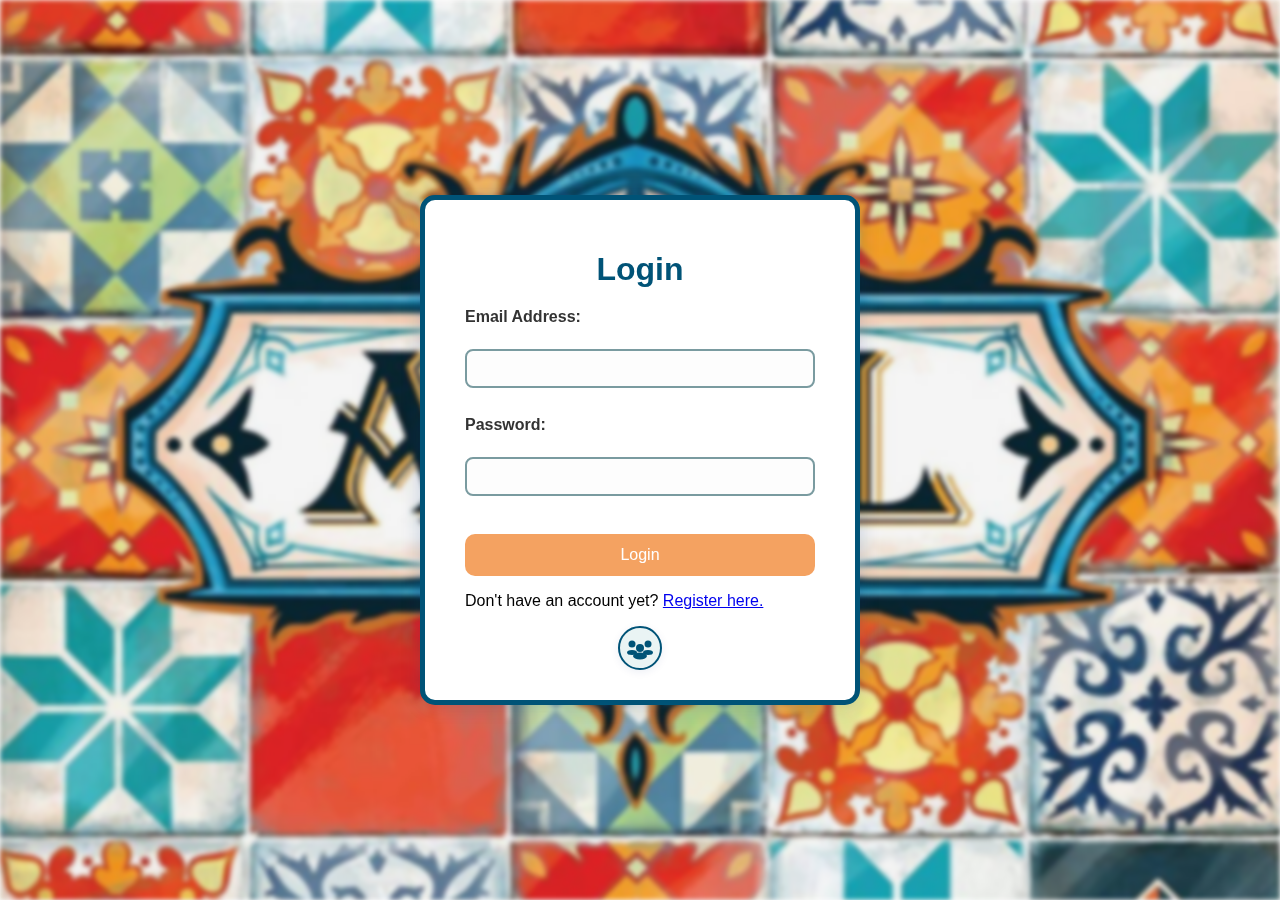
<file: Frontend/login-register page/index.html>
<!DOCTYPE html>
<html lang="en">
<head>
  <meta charset="UTF-8">
  <title>Login</title>
  <link rel="stylesheet" href="assets/css/login-register.css">
  <link rel="icon" href="assets/images/R.jpg">
</head>
<body>
<div class="azul-bg"></div>
<form action="http://localhost:8080/js/register.js" method="post" id="loginForm">
  <h1>Login</h1>
  <label for="email">Email Address:</label><br>
  <input type="email" id="email" name="email" required><br>
  <div id="error_email"></div><br>

  <label for="password">Password:</label><br>
  <input type="password" id="password" name="password" required><br>
  <div id="error_pass"></div><br>

  <input type="submit" value="Login">
  <div id="error_backend"></div>
  <p>Don't have an account yet? <a href="register.html" id="registerLink">Register here.</a></p>

  <div class="icon-nav-login">
    <a class="footer-icon" id="team-icon" href="../team/team.html" title="Team Overview">
      <span class="footer-tooltip">Team</span>
      <!-- Simple SVG: three people, representing a team -->
      <svg width="28" height="28" viewBox="0 0 28 28" fill="#005377" xmlns="http://www.w3.org/2000/svg">
        <circle cx="6" cy="10" r="3.5"/>
        <circle cx="22" cy="10" r="3.5"/>
        <circle cx="14" cy="14" r="4"/>
        <ellipse cx="6" cy="18.5" rx="5" ry="2.5"/>
        <ellipse cx="22" cy="18.5" rx="5" ry="2.5"/>
        <ellipse cx="14" cy="22" rx="7" ry="3.5"/>
      </svg>
    </a>
  </div>

</form>
<script src="js/login.js"></script>
</body>
</html>
</file>
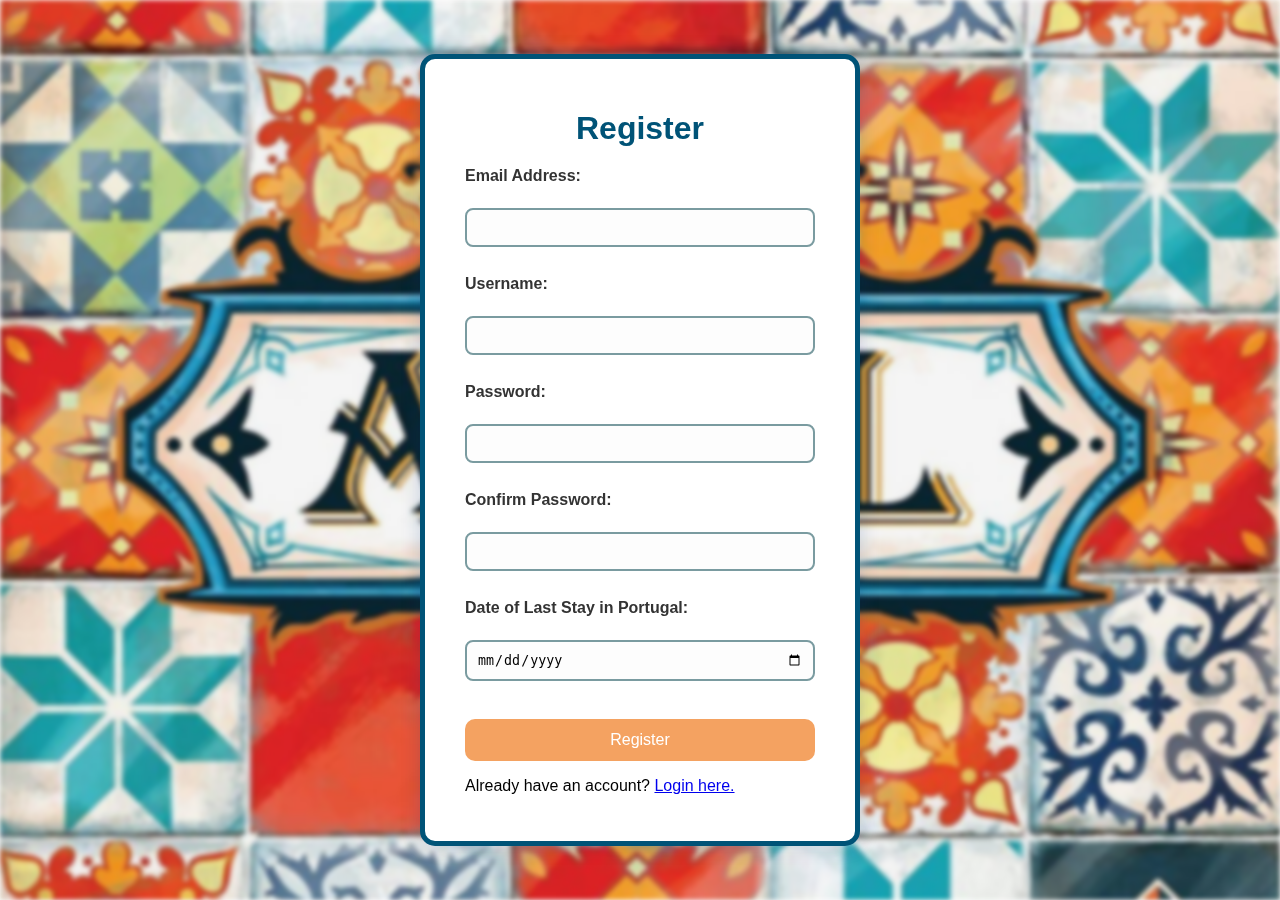
<file: Frontend/login-register page/register.html>
<!DOCTYPE html>
<html lang="en">
<head>
    <meta charset="UTF-8">
    <title>Register</title>
    <link rel="stylesheet" href="assets/css/login-register.css">
    <link rel="icon" href="assets/images/R.jpg">
</head>
<body>
<div class="azul-bg"></div>
    <form action="http://localhost:8080/js/register.js" method="post" id="registerForm">
        <h1>Register</h1>
        <label for="email">Email Address:</label><br>
        <input type="email" id="email" name="email" ><br>
        <div id="error_email"></div><br>

        <label for="username">Username:</label><br>
        <input type="text" id="username" name="username" ><br>
        <div id="error_user"></div><br>

        <label for="password">Password:</label><br>
        <input type="password" id="password" name="password" ><br>
        <div id="error_pass"></div><br>

        <label for="confirm_password">Confirm Password:</label><br>
        <input type="password" id="confirm_password" name="confirm_password" ><br>
        <div id="error_conf_pass"></div><br>

        <label for="last_visit">Date of Last Stay in Portugal:</label><br>
        <input type="date" id="last_visit" name="last_visit"><br>
        <div id="error_last_visit"></div><br>

        <input type="submit" value="Register">
        <div id="error_backend"></div>
        <p>Already have an account? <a href="index.html" id="loginLink">Login here.</a></p>
    </form>
<script src="js/register.js"></script>
</body>
</html>
</file>
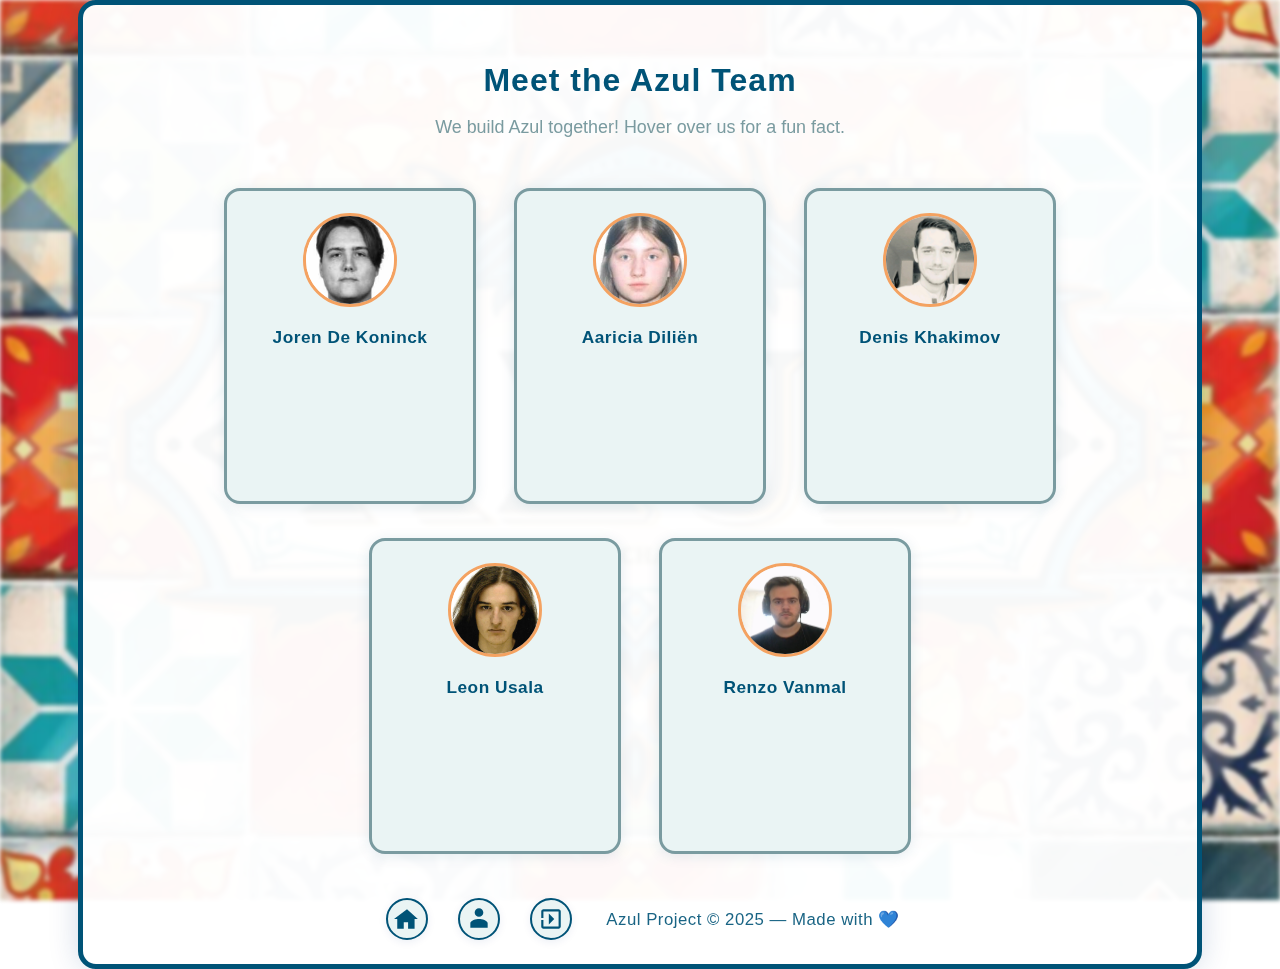
<file: Frontend/team/team.html>
<!DOCTYPE html>
<html lang="en">
<head>
    <meta charset="UTF-8">
    <title>Our Azul Team</title>
    <link rel="stylesheet" href="assets/css/team.css">
    <link rel="icon" href="assets/images/R.jpg">
</head>
<body>
<div class="azul-bg"></div>
<div class="center-container">
    <div class="team-main-box">
        <div class="team-header">
            <h1>Meet the Azul Team</h1>
            <p>We build Azul together! Hover over us for a fun fact.</p>
        </div>
        <div class="team-cards">
            <div class="team-member">
                <img src="assets/images/Joren De Koninck.png" alt="Joren De Koninck">
                <h2>Joren De Koninck</h2>
                <div class="member-fact">Student by day, debugging by night.</div>
            </div>
            <div class="team-member">
                <img src="assets/images/Aaricia Diliën.jpg" alt="Aaricia Diliën">
                <h2>Aaricia Diliën</h2>
                <div class="member-fact">Just a student trying to turn code into something fun.</div>
            </div>
            <div class="team-member">
                <img src="assets/images/Denis Khakimov.jpeg" alt="Denis Khakimov">
                <h2>Denis Khakimov</h2>
                <div class="member-fact">Missing the floppy disks.</div>
            </div>
            <div class="team-member">
                <img src="assets/images/Leon Usala.png" alt="Leon Usala">
                <h2>Leon Usala</h2>
                <div class="member-fact">I wish bug spray worked on my computer.</div>
            </div>
            <div class="team-member">
                <img src="assets/images/Renzo Vanmal.jpg" alt="Renzo Vanmal">
                <h2>Renzo Vanmal</h2>
                <div class="member-fact">CS student. Making a game. Learning as I go.</div>
            </div>
        </div>
        <div class="team-footer">
            <a class="footer-icon" id="lobby-icon" href="#" title="Go to Lobby">
                <span class="footer-tooltip">Lobby</span>
                <svg viewBox="0 0 24 24" width="26" height="26" fill="#005377"><path d="M12 3l10 9h-3v9h-6v-6H9v6H3v-9H0z"/></svg>
            </a>
            <a class="footer-icon" href="../login-register page/register.html" title="Register">
                <span class="footer-tooltip">Register</span>
                <svg viewBox="0 0 24 24" width="26" height="26" fill="#005377"><path d="M12 12c2.7 0 8 1.34 8 4v4H4v-4c0-2.66 5.3-4 8-4zm0-2a4 4 0 1 0 0-8 4 4 0 0 0 0 8z"/></svg>
            </a>
            <a class="footer-icon" href="../login-register page/index.html" title="Login">
                <span class="footer-tooltip">Login</span>
                <svg viewBox="0 0 24 24" width="26" height="26" fill="#005377"><path d="M10 17l5-5-5-5v10zm9-14H5c-1.1 0-2 .9-2 2v6h2V5h14v14H5v-6H3v6c0 1.1.9 2 2 2h14c1.1 0 2-.9 2-2V5c0-1.1-.9-2-2-2z"/></svg>
            </a>
            <span class="footer-text">Azul Project &copy; 2025 &mdash; Made with 💙</span>
        </div>
    </div>
</div>
<script src="js/team.js"></script>
</body>
</html>
</file>
<file: Frontend/login-register page/assets/css/login-register.css>
body {
    margin: auto;
    height: 100vh;
    display: flex;
    justify-content: center;
    align-items: center;
    font-family: 'Segoe UI', Tahoma, Geneva, Verdana, sans-serif;

}

.azul-bg {
    position: fixed;
    top: 0; left: 0;
    width: 100vw; height: 100vh;
    background-image: url("../images/R.jpg");
    background-size: cover;
    background-position: center;
    z-index: 0;
    filter: blur(2.5px) brightness(0.96);
    pointer-events: none;
}

form {
    background-color: #ffffff;
    padding: 30px 40px;
    border-radius: 15px;
    box-shadow: 0 0 20px rgba(0, 55, 123, 0.2);
    width: 350px;
    border: 5px solid #005377;
    position: relative;
    z-index: 1;
}

h1 {
    text-align: center;
    color: #005377;
    margin-bottom: 20px;
}

div {
    color: red;
    font-size: 12px;
    font-style: italic;
}


label {
    display: block;
    margin-top: 10px;
    margin-bottom: 5px;
    color: #333;
    font-weight: bold;
}

input[type="text"],
input[type="email"],
input[type="password"],
input[type="date"] {
    width: 100%;
    padding: 10px;
    border: 2px solid #7a9ba0;
    border-radius: 8px;
    background-color: #fdfdfd;
    box-sizing: border-box;
}

input[type="submit"] {
    width: 100%;
    padding: 12px;
    margin-top: 20px;
    background-color: #f4a261;
    color: white;
    border: none;
    border-radius: 10px;
    font-size: 16px;
    cursor: pointer;
    transition: background-color 0.3s ease;
}

input[type="submit"]:hover {
    background-color: #e76f51;
}

#error_backend {
    color: #d32f2f; /* red */
    background: #ffebee;
    border: 1px solid #d32f2f;
    border-radius: 6px;
    padding: 8px 12px;
    margin-top: 10px;
    margin-bottom: 10px;
    font-style: normal;
    font-weight: bold;
    display: none;
    align-items: center;
    gap: 8px;
}
#error_backend.visible {
    display: flex;
}
#error_backend::before {
    content: "⚠️";
    margin-right: 5px;
}

.icon-nav-login {
    display: flex;
    justify-content: center;
}
.footer-icon {
    position: relative;
    display: inline-flex;
    align-items: center;
    justify-content: center;
    margin: 0 6px;
    padding: 6px;
    border-radius: 50%;
    background: #eaf4f4;
    border: 2px solid #005377;
    box-shadow: 0 2px 8px rgba(0,55,123,0.08);
    transition: background 0.18s, border-color 0.18s, transform 0.18s;
    cursor: pointer;
    text-decoration: none;
}
.footer-icon:hover {
    background: #f4a261;
    border-color: #f4a261;
    transform: scale(1.16) rotate(-7deg);
}
.footer-tooltip {
    visibility: hidden;
    opacity: 0;
    width: max-content;
    background: #005377;
    color: #fff;
    text-align: center;
    border-radius: 8px;
    padding: 7px 16px;
    position: absolute;
    z-index: 5;
    left: 50%;
    top: -38px;
    transform: translateX(-50%);
    font-size: 1em;
    box-shadow: 0 2px 12px rgba(0,55,123,0.13);
    transition: opacity 0.22s;
    pointer-events: none;
    white-space: nowrap;
}
.footer-icon:hover .footer-tooltip {
    visibility: visible;
    opacity: 1;
}
</file>
<file: Frontend/team/assets/css/team.css>
body {
    margin: 0;
    min-height: 100vh;
    font-family: 'Segoe UI', Tahoma, Geneva, Verdana, sans-serif;
    background: transparent;
    position: relative;
}

.azul-bg {
    position: fixed;
    top: 0; left: 0;
    width: 100vw; height: 100vh;
    background-image: url("../images/R.jpg");
    background-size: cover;
    background-position: center;
    z-index: 0;
    filter: blur(2px) brightness(0.96);
}

.center-container {
    min-height: 100vh;
    width: 100vw;
    display: flex;
    justify-content: center;
    align-items: center;
}

.team-main-box {
    position: relative;
    z-index: 1;
    background: rgba(255,255,255,0.97);
    border: 5px solid #005377;
    border-radius: 18px;
    box-shadow: 0 0 30px rgba(0, 55, 123, 0.18);
    max-width: 1050px;
    padding: 36px 32px 24px 32px;
    display: flex;
    flex-direction: column;
    align-items: center;
}

.team-header {
    text-align: center;
    margin-bottom: 32px;
}

.team-header h1 {
    color: #005377;
    margin-bottom: 10px;
    letter-spacing: 1px;
}

.team-header p {
    color: #7a9ba0;
    font-size: 1.12em;
}

.team-cards {
    display: flex;
    flex-wrap: wrap;
    justify-content: center;
    gap: 34px 38px;
    width: 100%;
    margin-bottom: 36px;
}

.team-member {
    background: #eaf4f4;
    border: 3px solid #7a9ba0;
    border-radius: 16px;
    box-shadow: 0 2px 14px rgba(0, 83, 119, 0.11);
    width: 210px;
    min-height: 270px;
    padding: 22px 18px 18px 18px;
    text-align: center;
    position: relative;
    transition: transform 0.23s cubic-bezier(.4,2,.6,1), box-shadow 0.22s, border-color 0.22s;
    cursor: pointer;
    overflow: visible;
    display: flex;
    flex-direction: column;
    align-items: center;
}

.team-member img {
    width: 88px;
    height: 88px;
    border-radius: 50%;
    object-fit: cover;
    border: 3px solid #f4a261;
    margin-bottom: 14px;
    transition: transform 0.5s cubic-bezier(.4,2,.6,1);
    background: #fff;
}

.team-member h2 {
    margin: 6px 0 8px 0;
    color: #005377;
    font-size: 1.08em;
    font-weight: bold;
    letter-spacing: .5px;
}

.member-fact {
    opacity: 0;
    max-height: 0;
    font-size: 0.97em;
    color: #005377;
    margin-top: 10px;
    transition: opacity 0.34s, max-height 0.4s;
    overflow: hidden;
}

.team-member:hover {
    transform: scale(1.09) translateY(-7px) rotate(-1.5deg);
    box-shadow: 0 8px 28px rgba(0, 83, 119, 0.19);
    border-color: #f4a261;
    background: #fffbe9;
    z-index: 2;
}
.team-member:hover img {
    transform: scale(1.13) rotate(7deg);
    border-color: #005377;
}
.team-member:hover .member-fact {
    opacity: 1;
    max-height: 90px;
}

.team-footer {
    display: flex;
    gap: 18px;
    align-items: center;
    justify-content: center;
    margin-top: 8px;
    flex-wrap: wrap;
    width: 100%;
}

.footer-icon {
    position: relative;
    display: inline-flex;
    align-items: center;
    justify-content: center;
    margin: 0 6px;
    padding: 6px;
    border-radius: 50%;
    background: #eaf4f4;
    border: 2px solid #005377;
    box-shadow: 0 2px 8px rgba(0,55,123,0.08);
    transition: background 0.18s, border-color 0.18s, transform 0.18s;
    cursor: pointer;
    text-decoration: none;
}
.footer-icon:hover {
    background: #f4a261;
    border-color: #f4a261;
    transform: scale(1.16) rotate(-7deg);
}
.footer-tooltip {
    visibility: hidden;
    opacity: 0;
    width: max-content;
    background: #005377;
    color: #fff;
    text-align: center;
    border-radius: 8px;
    padding: 7px 16px;
    position: absolute;
    z-index: 5;
    left: 50%;
    top: -38px;
    transform: translateX(-50%);
    font-size: 1em;
    box-shadow: 0 2px 12px rgba(0,55,123,0.13);
    transition: opacity 0.22s;
    pointer-events: none;
    white-space: nowrap;
}
.footer-icon:hover .footer-tooltip {
    visibility: visible;
    opacity: 1;
}

.footer-text {
    color: #005377;
    font-size: 1.05em;
    margin-left: 10px;
    opacity: 0.9;
    letter-spacing: 0.5px;
}

@media (max-width: 1100px) {
    .team-main-box {
        max-width: 98vw;
        padding: 18px 4vw 14px 4vw;
    }
    .team-cards {
        gap: 24px 18px;
    }
}
@media (max-width: 700px) {
    .team-main-box {
        margin: 0;
        padding: 8px 2vw 8px 2vw;
    }
    .team-cards {
        flex-direction: column;
        align-items: center;
        gap: 16px;
    }
    .team-member {
        width: 95vw;
        max-width: 320px;
    }
}
</file>
